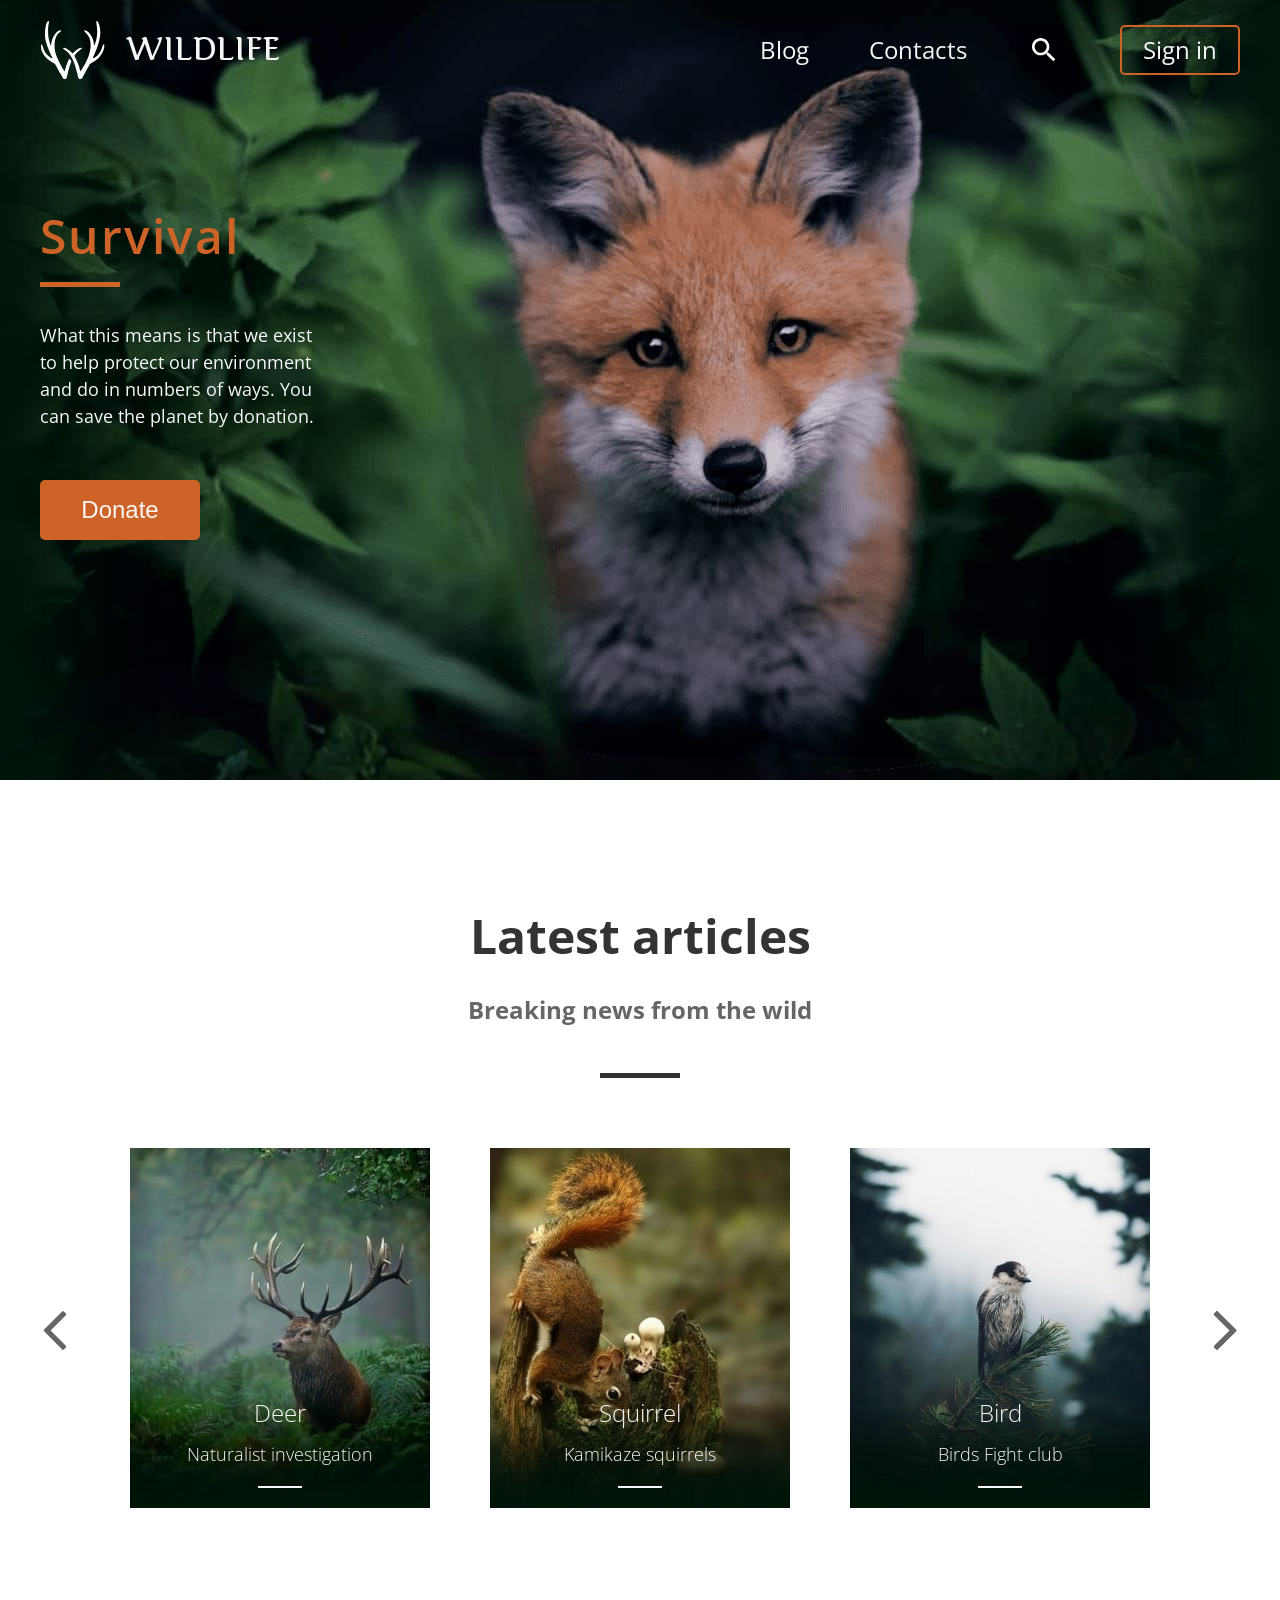
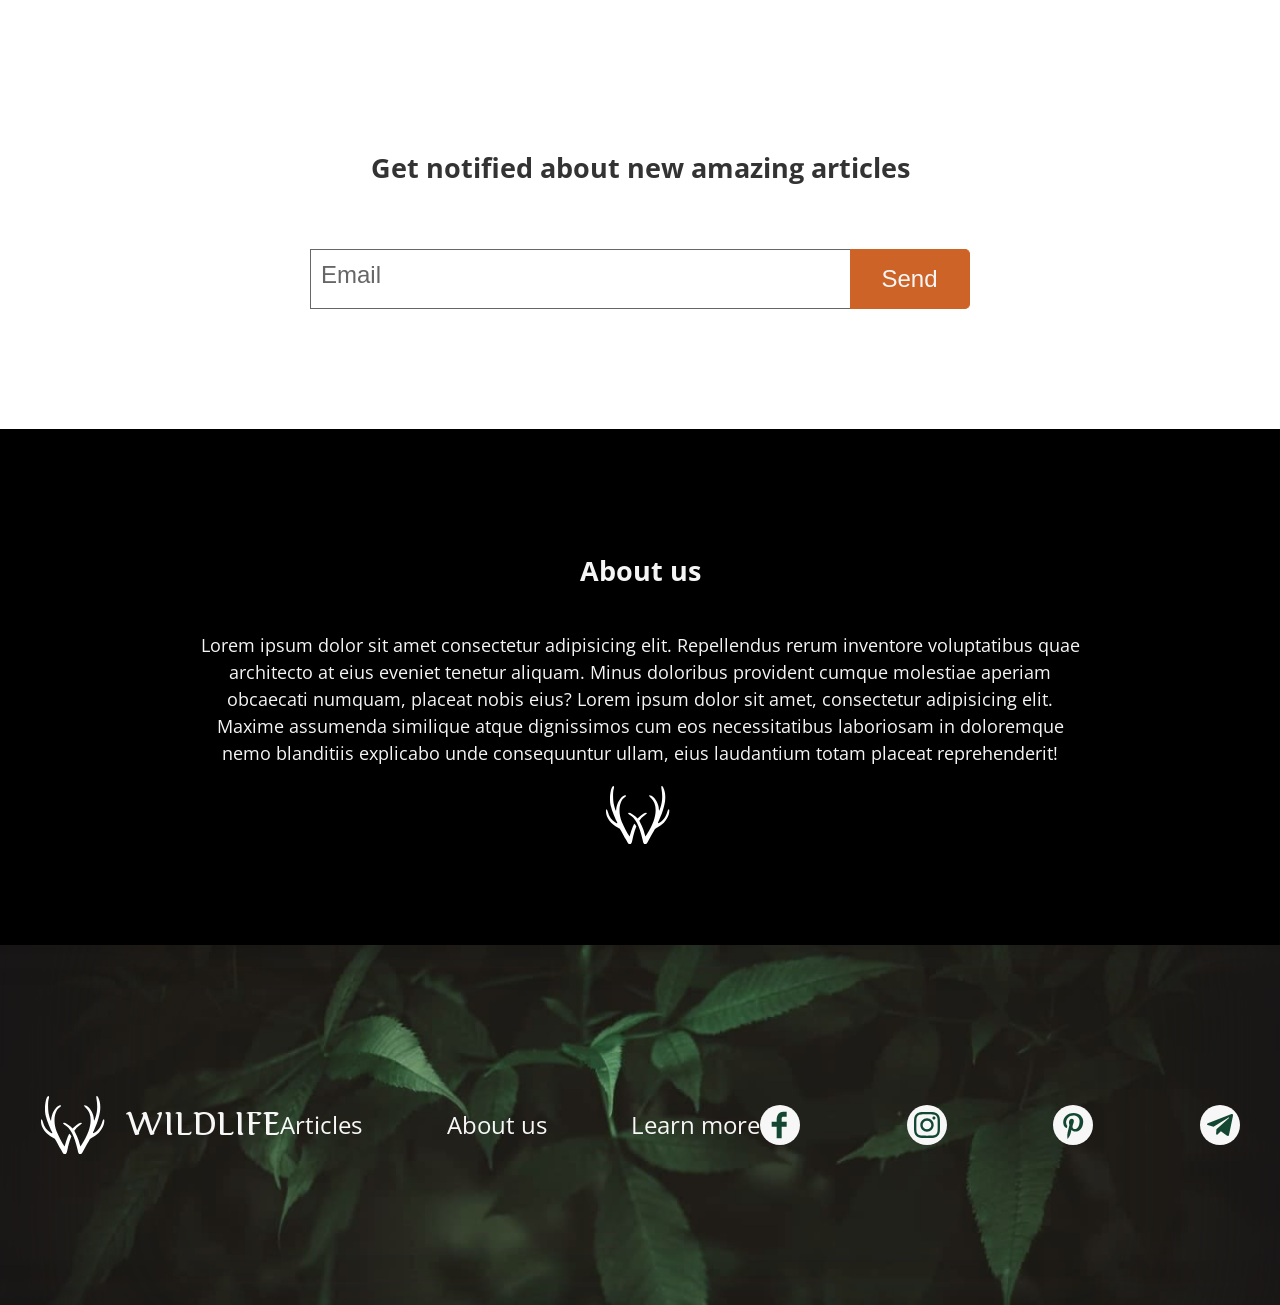
<file: 06-build-page/project-dist/index.html>
<!DOCTYPE html>
<html lang="en">
  <head>
    <meta charset="UTF-8" />
    <meta name="viewport" content="width=device-width, initial-scale=1.0"/>
    <link
      href="https://fonts.googleapis.com/css2?family=Open+Sans:wght@100;300;400;600&display=swap"
      rel="stylesheet"
    />
    <link rel="stylesheet" href="style.css"/>
    <title>wildlife</title>
  </head>
<body>
    <header class="header">
  <div class="container">
    <div class="inner-container">
      <nav class="main-nav">
        <div class="logo">
          <div class="logo-icon"></div>
          <h1>wildlife</h1>
        </div>
        <ul class="nav-list">
          <li class="list-item"><a href="#">Blog</a></li>
          <li class="list-item"><a href="#">Contacts</a></li>
          <li class="list-item search"><a href="#"></a></li>
          <li class="list-item login"><a href="#">Sign in</a></li>
        </ul>
      </nav>
      <div class="header-promo">
        <h2 class="header-title">Survival</h2>
        <p class="header-text">
          What this means is that we exist to help protect our environment
          and do in numbers of ways. You can save the planet by donation.
        </p>
        <button class="header-button">Donate</button>
      </div>
    </div>
  </div>
</header>
    <main class="main">
      <div class="container">
  <div class="inner-container">
    <h2 class="main-title">Latest articles</h2>
    <h3 class="main-subtitle">Breaking news from the wild</h3>
    <div class="slider">
      <a class="arrow arrow-left"></a>
      <div class="item item1">
        <a href="#">
          <h2 class="item-title">Deer</h2>
          <h3 class="item-subtitle">Naturalist investigation</h3>
        </a>
      </div>
      <div class="item item2">
        <a href="#">
          <h2 class="item-title">Squirrel</h2>
          <h3 class="item-subtitle">Kamikaze squirrels</h3>
        </a>
      </div>
      <div class="item item3">
        <a href="#">
          <h2 class="item-title">Bird</h2>
          <h3 class="item-subtitle">Birds Fight club</h3>
        </a>
      </div>
      <a class="arrow arrow-right"></a>
    </div>
    <div class="mail">
      <h2 class="mail-title">Get notified about new amazing articles</h2>
      <form action="#" method="post" class="mail-form">
        <input
          type="text"
          class="mail-input"
          placeholder="Email"
          required
          autofocus
        />
        <input type="submit" class="mail-button" value="Send"/>
      </form>
    </div>
  </div>
</div>
      <div class="about-container">
  <h2>About us</h2>
  <p class="about-text">
    Lorem ipsum dolor sit amet consectetur adipisicing elit. Repellendus rerum
    inventore voluptatibus quae architecto at eius eveniet tenetur aliquam.
    Minus doloribus provident cumque molestiae aperiam obcaecati numquam,
    placeat nobis eius? Lorem ipsum dolor sit amet, consectetur adipisicing
    elit. Maxime assumenda similique atque dignissimos cum eos necessitatibus
    laboriosam in doloremque nemo blanditiis explicabo unde consequuntur ullam,
    eius laudantium totam placeat reprehenderit!
  </p>
  <div class="logo-icon"></div>
</div>

    </main>
    <footer class="footer">
  <div class="container">
    <div class="inner-container footer-inner-container">
      <div class="logo">
        <div class="logo-icon"></div>
        <h2>wildlife</h2>
      </div>
      <ul class="nav-list">
        <li class="list-item"><a href="#">Articles</a></li>
        <li class="list-item"><a href="#">About us</a></li>
        <li class="list-item"><a href="#">Learn more</a></li>
      </ul>
      <ul class="nav-list social-list">
        <li class="list-item social-item fb"><a href="#"></a></li>
        <li class="list-item social-item instagramm"><a href="#"></a></li>
        <li class="list-item social-item pinterest"><a href="#"></a></li>
        <li class="list-item social-item telegram"><a href="#"></a></li>
      </ul>
    </div>
  </div>
</footer>
</body>
</html>
</file>
<file: 06-build-page/project-dist/style.css>
.about-container {
  padding-top: 100px;
  padding-bottom: 100px;

  display: flex;
  flex-direction: column;
  justify-content: space-between;
  align-items: center;

  text-align: center;

  background-color: black;
  color: whitesmoke;
}

.about-text {
  width: 70%;
}


footer {
  background-color: #181617;
}

footer .container {
  background-image: url('assets/img/footer.jpg');
  background-size: cover;
  box-shadow: -150px 0 150px -100px #181617 inset, 150px 0 150px -100px #181617 inset;
}

.footer-inner-container {
  display: flex;
  align-items: center;
  justify-content: space-between;  
  min-height: 360px;
}

.social-list {
  width: 240px;
  display: flex;
  justify-content: space-between;
  align-items: center;
}

.social-item {
  width: 40px;
  height: 40px;
  border-radius: 20px;
}

.social-item a {
  display: block;
  width: 40px;
  height: 40px;
  border-radius: 20px;
  background-color: #f7f7f7;
  background-size: contain;
  background-position: center center;
  background-repeat: no-repeat;
}

.fb a {
  background-image: url('assets/svg/facebook.svg');
}

.instagramm a {
  background-image: url('assets/svg/instagram.svg');
  background-size: 26px;
}

.pinterest a {
  background-image: url('assets/svg/pinterest.svg');
}

.telegram a {
  background-image: url('assets/svg/telegram.svg');
  background-size: 26px;
}
@font-face {
  font-family: 'Karolina';
  src: url('assets/fonts/Karolina-Regular.woff2') format('woff2');
  font-weight: normal;
  font-style: normal;
}

* {
  box-sizing: border-box;
}

body {
  margin: 0;
  padding: 0;
  font-family: 'Open Sans', sans-serif;
  font-size: 18px;
  line-height: 1.5;
}

.inner-container {
  max-width: 1200px;
  margin: 0 auto;
}

header {
  background-color: #02160b;
}

header .container {
  min-height: 780px;
  background-image: url('assets/img/header.jpg');
  background-size: cover;
  padding-top: 20px;
  box-shadow: -150px 0 150px -100px #02160b inset, 150px 0 150px -100px #02160b inset, -100px 0 100px -90px #02160b inset, 100px 0 100px -90px #02160b inset, -50px 0 50px -40px #02160b inset, 50px 0 50px -40px #02160b inset;
}

.main-nav {
  display: flex;
  align-items: center;
  justify-content: space-between;
  margin-bottom: 120px;
}

.nav-list {
  display: flex;
  align-items: center;
  justify-content: space-between;
  width: 480px;
  padding: 0;
  margin: 0;
  height: 60px;
}

.list-item {
  padding: 0;
  margin: 0;
  list-style: none;
}

.list-item a {
  font-size: 24px;
  line-height: 60px;
  color: #f7f7f7;
  text-decoration: none;
  transition: .3s;
}

.list-item:hover a {
  color: #cd6326;
}

.logo {
  display: flex;
  align-items: center;
  justify-content: space-between;
  width: 240px;
  height: 60px;
}

.logo-icon {
  width: 70px;
  height: 60px;
  background-image: url('assets/svg/logo.svg');
  background-size: contain;
  background-position: left center;
  background-repeat: no-repeat;  
}

.logo h1,
.logo h2 {
  padding: 0;
  margin: 0;
  font-family: 'Karolina';
  font-size: 32px;
  color: #f7f7f7;
  line-height: 60px;
  text-transform: uppercase;
  font-weight: 300;
}

.search {
  width: 32px;
  height: 32px;
  background-image: url('assets/svg/search.svg');
  background-size: contain;
  background-position: center center;
  background-repeat: no-repeat;  
  cursor: pointer;
}

.login {
  width: 120px;
  height: 50px;
  border: 2px solid #cd6326;  
  border-radius: 5px;
  text-align: center;
  transition: .3s;
}

.login:hover {
  background-color: #cd6326;
  border-color: #cd6326;
}

.login:active {
  background-color: #8F5515;
  border-color: #8F5515;
}

.login a,
.login:hover a,
.login:active a {
  color: #f7f7f7;
  line-height: 46px;
}

.header-title {
  position: relative;
  font-size: 48px;
  font-weight: 600;
  color: #cd6326;
  letter-spacing: 2px;
  margin-bottom: 50px;
}

.header-title::after {
  content: '';
  position: absolute;
  left: 0;
  bottom: -15px;
  width: 80px;
  height: 5px;
  background-color: #cd6326;
}

.header-text {
  width: 280px;
  color: #f7f7f7;
  margin-bottom: 50px;
}

.header-button {
  width: 160px;
  height: 60px;
  color: #f7f7f7;
  background-color: #cd6326;
  border-radius: 5px;
  font-size: 24px;
  border: 0;
  outline: 0;
  cursor: pointer;
  transition: .3s;
}

.header-button:hover {
  background-color: #E4902D;
}

.header-button:active {
  background-color: #8F5515;
}

main .container {
  padding-top: 120px;
  padding-bottom: 120px;
}

.main-title {
  font-size: 48px;
  color: #333;
  text-align: center;
  margin: 0;
  padding: 0;
  margin-bottom: 20px;
}

.main-subtitle {
  position: relative;
  font-size: 24px;
  color: #666;
  text-align: center;
  margin: 0;
  margin-bottom: 120px;
  padding: 0;
}

.main-subtitle::after {
  content: '';
  position: absolute;
  left: 50%;
  margin-left: -40px;
  bottom: -50px;
  width: 80px;
  height: 5px;
  background-color: #333;
}

.slider {
  display: flex;
  align-items: center;
  justify-content: space-between;
  margin-bottom: 240px;
}

.item a {
  display: flex;
  align-items: center;
  justify-content: flex-end;
  flex-direction: column;
  width: 300px;
  height: 360px;
  background-size: cover;
  background-repeat: no-repeat;  
  text-decoration: none;
  box-shadow: 0 -150px 150px -120px #02160b inset, 0 -100px 100px -80px #02160b inset, 0 -50px 50px -40px #02160b inset;
}

.item1 {
  background-image: url('assets/img/item1.jpg');
}

.item2 {
  background-image: url('assets/img/item2.jpg');
}

.item3 {
  background-image: url('assets/img/item3.jpg');
}

.item-title {
  font-size: 24px;
  font-weight: 300;
  color: #f7f7f7;
  text-align: center;
  margin: 0;
  padding: 0;
  margin-bottom: 10px;
}

.item-subtitle {
  position: relative;
  font-size: 18px;
  font-weight: 100;
  color: #f7f7f7;
  text-align: center;
  margin: 0;
  margin-bottom: 40px;
  padding: 0;
}

.item-subtitle::after {
  content: '';
  position: absolute;
  left: 50%;
  margin-left: -22px;
  bottom: -20px;
  width: 44px;
  height: 2px;
  background-color: #f7f7f7;
}

.arrow {
  width: 30px;
  height: 70px;
  background-size: contain;
  background-position: center center;
  background-repeat: no-repeat;
  cursor: pointer;
}

.arrow-left {
  background-image: url('assets/svg/arrow-left.svg');
}

.arrow-right {
  background-image: url('assets/svg/arrow-right.svg');
}

.mail-form {
  display: flex;
  height: 60px;
  justify-content: center;
}

.mail-title {
  padding: 0;
  margin: 0;
  margin-bottom: 60px;
  text-align: center;
  color: #333;
}

.mail-input {
  box-sizing: border-box;
  width: 540px;
  height: 60px;
  padding: 10px;
  background-color:transparent;
  border: 1px solid #666;
  border-right: 0;
  outline: 0;
}

.mail-input::placeholder {
  font-size: 24px;
  line-height: 58px;
  color: #666;
}

.mail-button {
  width: 120px;
  height: 60px;
  color: #f7f7f7;
  background-color: #cd6326;  
  font-size: 24px;
  border: 1px solid #cd6326;
  border-radius: 0 5px 5px 0;
  border-left: 0;
  cursor: pointer;
  transition: .3s;
}

.mail-button:hover {
  background-color: #E4902D;
  border-color: #E4902D;
  outline: 0;
}

.mail-button:active {
  background-color: #8F5515;
  border-color: #8F5515;
  outline: 0;
}
</file>
